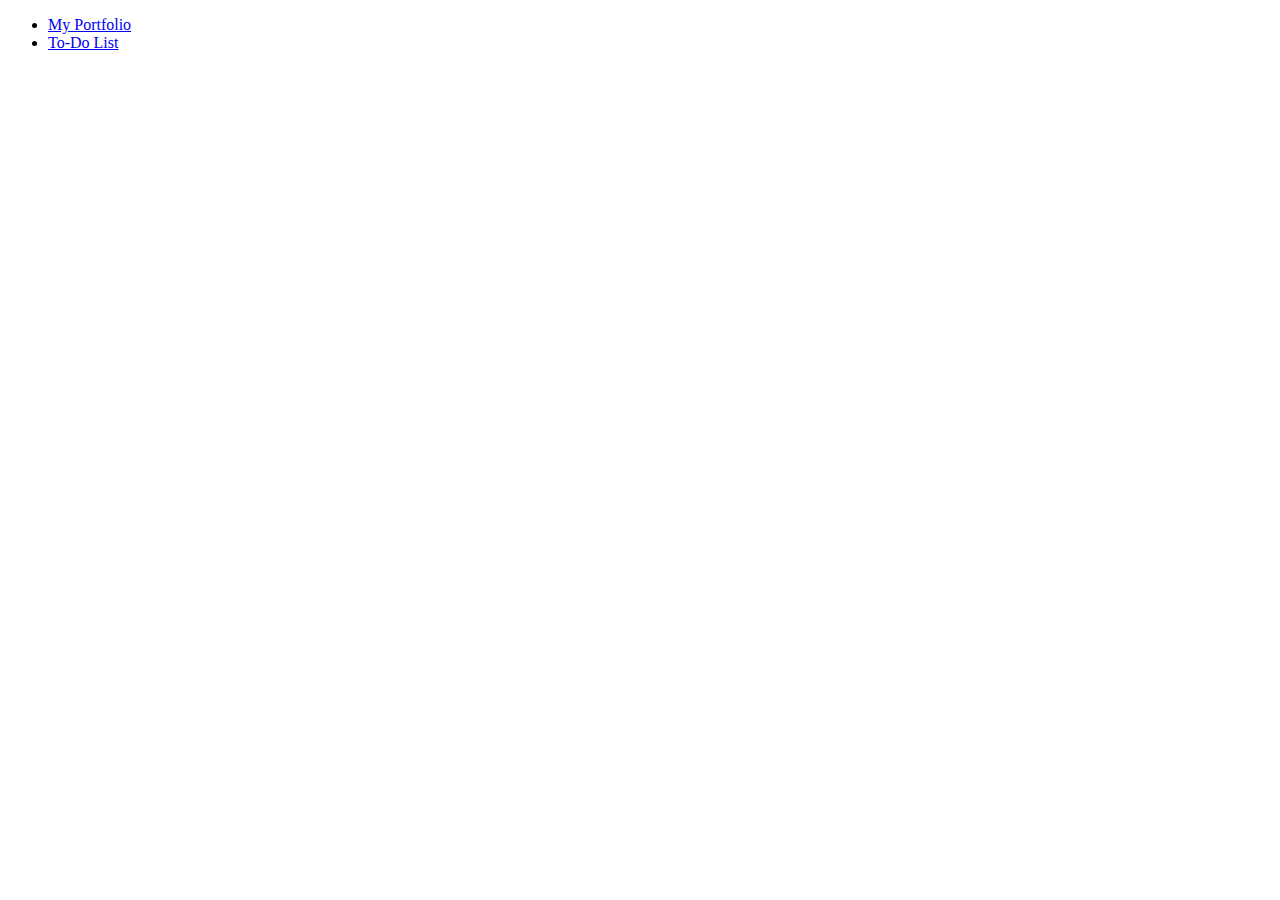
<file: index.html>
<!DOCTYPE html>
<html lang="en">
<head>
  <meta charset="UTF-8">
  <title>My WebOps Application</title>
</head>
<body>
  <ul>
    <li><a href="myportfolio.html">My Portfolio</a></li>
    <li><a href="todo.html">To-Do List</a></li>
  </ul>
</body>
</html>
</file>
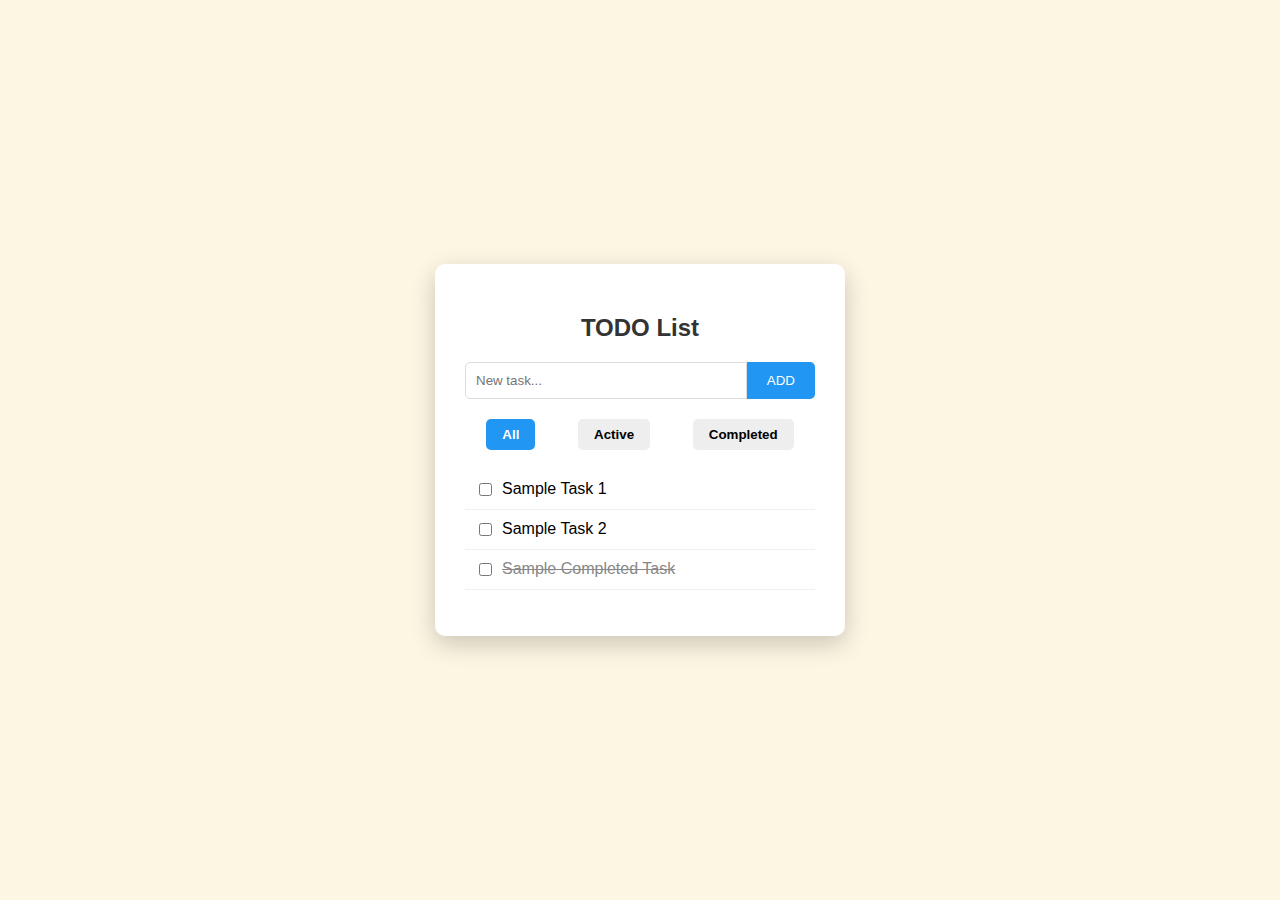
<file: todo.html>
<!DOCTYPE html>
<html lang="en">
<head>
  <meta charset="UTF-8" />
  <meta name="viewport" content="width=device-width, initial-scale=1.0"/>
  <title>TODO List</title>
  <link rel="stylesheet" href="styles.css" />
</head>
<body>
  <div class="todo-container">
    <h2>TODO List</h2>
    <div class="add-task">
      <input type="text" placeholder="New task..." />
      <button>ADD</button>
    </div>
    <div class="tabs">
      <button class="active">All</button>
      <button>Active</button>
      <button>Completed</button>
    </div>
    <ul class="task-list">
      <li><input type="checkbox" /> <span>Sample Task 1</span></li>
      <li><input type="checkbox" /> <span>Sample Task 2</span></li>
      <li><input type="checkbox" /> <span class="completed">Sample Completed Task</span></li>
    </ul>
  </div>
</body>
</html>
</file>
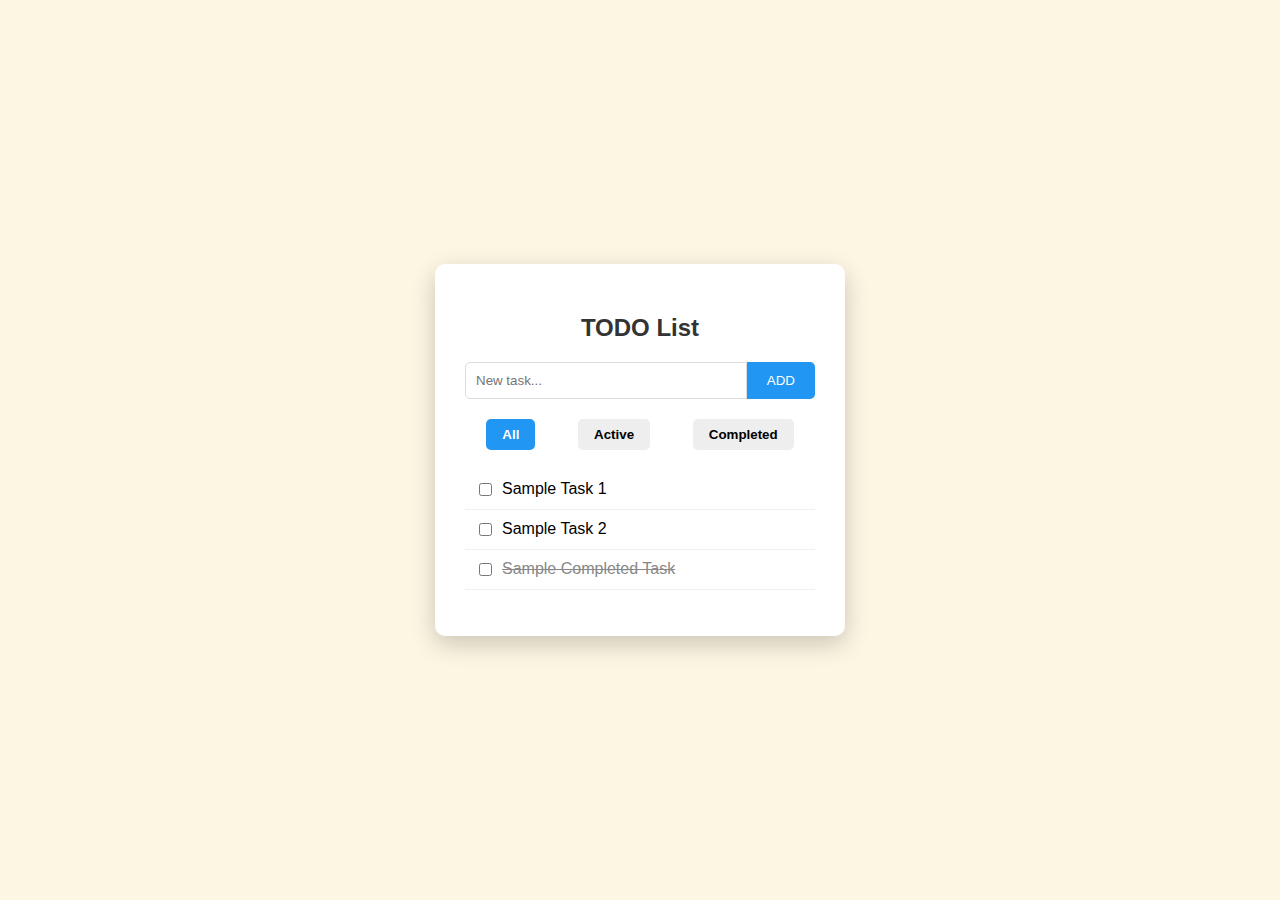
<file: TODO.html>
<!DOCTYPE html>
<html lang="en">
<head>
  <meta charset="UTF-8" />
  <meta name="viewport" content="width=device-width, initial-scale=1.0"/>
  <title>TODO List</title>
  <link rel="stylesheet" href="styles.css" />
</head>
<body>
  <div class="todo-container">
    <h2>TODO List</h2>
    <div class="add-task">
      <input type="text" placeholder="New task..." />
      <button>ADD</button>
    </div>
    <div class="tabs">
      <button class="active">All</button>
      <button>Active</button>
      <button>Completed</button>
    </div>
    <ul class="task-list">
      <li><input type="checkbox" /> <span>Sample Task 1</span></li>
      <li><input type="checkbox" /> <span>Sample Task 2</span></li>
      <li><input type="checkbox" /> <span class="completed">Sample Completed Task</span></li>
    </ul>
  </div>
</body>
</html>
</file>
<file: styles.css>
body {
  background: #fdf6e3;
  font-family: 'Segoe UI', sans-serif;
  display: flex;
  justify-content: center;
  align-items: center;
  height: 100vh;
  margin: 0;
}

.todo-container {
  background: white;
  padding: 30px;
  border-radius: 10px;
  width: 350px;
  box-shadow: 0 8px 25px rgba(0, 0, 0, 0.2);
}

h2 {
  margin-bottom: 20px;
  text-align: center;
  color: #333;
}

.add-task {
  display: flex;
  margin-bottom: 20px;
}

.add-task input {
  flex: 1;
  padding: 10px;
  border: 1px solid #ddd;
  border-radius: 5px 0 0 5px;
  outline: none;
}

.add-task button {
  padding: 10px 20px;
  border: none;
  background: #2196f3;
  color: white;
  border-radius: 0 5px 5px 0;
  cursor: pointer;
  transition: background 0.3s;
}

.add-task button:hover {
  background: #1976d2;
}

.tabs {
  display: flex;
  justify-content: space-around;
  margin-bottom: 20px;
}

.tabs button {
  padding: 8px 16px;
  border: none;
  background: #eee;
  cursor: pointer;
  border-radius: 5px;
  font-weight: bold;
}

.tabs button.active {
  background: #2196f3;
  color: white;
}

.task-list {
  list-style: none;
  padding: 0;
}

.task-list li {
  display: flex;
  align-items: center;
  padding: 10px;
  border-bottom: 1px solid #f0f0f0;
}

.task-list input[type="checkbox"] {
  margin-right: 10px;
}

.completed {
  text-decoration: line-through;
  color: #888;
}
</file>
